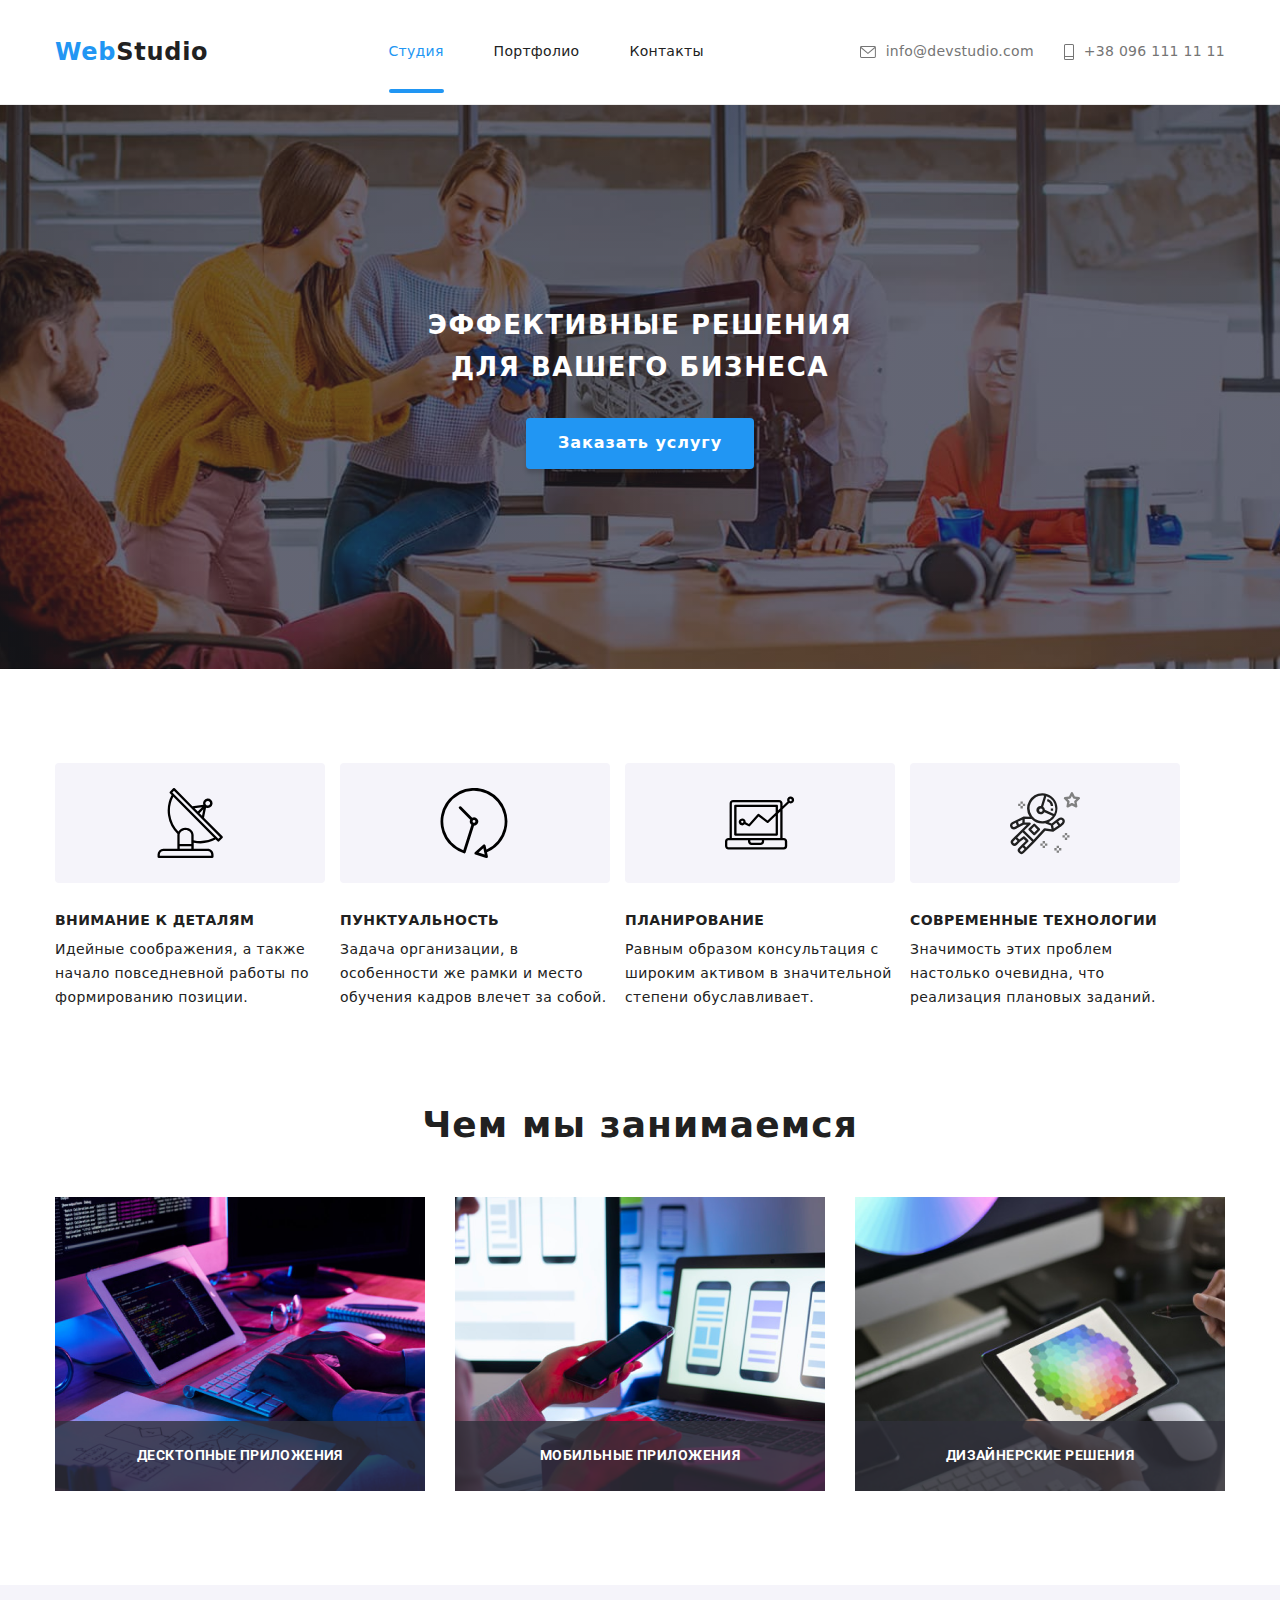
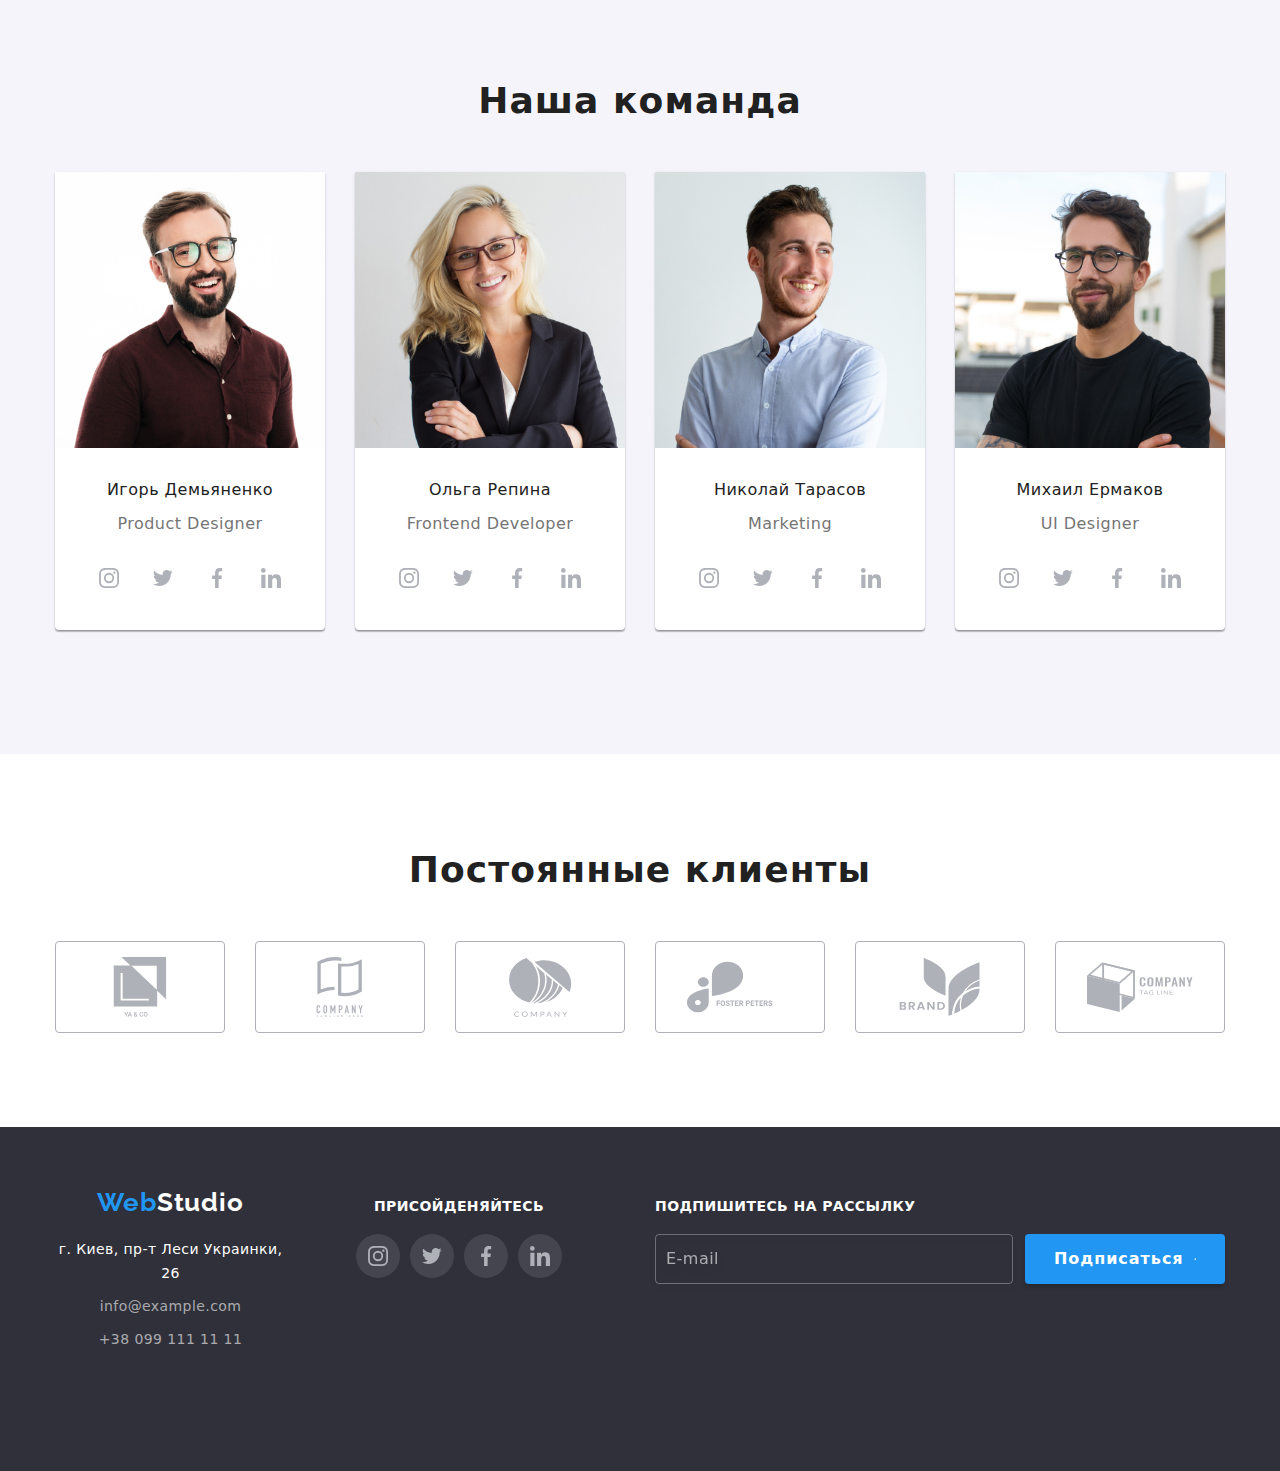
<file: index.html>
<!DOCTYPE html>
<html lang="en">
<head>
    <meta charset="UTF-8">
    <meta http-equiv="X-UA-Compatible" content="IE=edge">
    <meta name="viewport" content="width=device-width, initial-scale=1.0">
    <title>WebStudio</title>
    <link href="https://fonts.googleapis.com/css2?family=Raleway:wght@700&family=Roboto:wght@400;500;700;900&display=swap" rel="stylesheet">
    <link rel="stylesheet" href="https://cdnjs.cloudflare.com/ajax/libs/modern-normalize/1.1.0/modern-normalize.min.css">
    <link rel="stylesheet" href="./css/main.min.css">
</head>
<body>
    <!-- Шапка сайта -->
    
    <header class="page-header">
        <div class="container page-header-container">
            <a href="./index.html" class="main-nav__logo"><span class="main-nav__logo__web">Web</span>Studio</a>
        <nav class="main-nav">
            <ul class="site-nav">
                <li class="site-nav__item"><a href="./index.html" class="site-nav__link current"><span class="studio">Студия</span></a></li>
                <li class="site-nav__item"><a href="./portfolio.html" class="site-nav__link"><span class="portfolio">Портфолио</span></a></li>
                <li class="site-nav__item"><a href="./index.html" class="site-nav__link"><span class="contacts">Контакты</span></a></li>
            </ul>
        </nav>
        <ul class="site-contacts">
            <li class="site-contacts__item">                      
                    <a class="site-contacts__link" href="mailto:info@devstudio.com">
                    <svg class="site-contacts__svg" width="16px" height="12px">
                        <use href="./images/sprite1.svg#icon-mail"></use>
                    </svg>   
                    info@devstudio.com</a></li>
            <li class="site-contacts__item">
                    <a class="site-contacts__link" href="tel:+380961111111">
                     <svg class="site-contacts__svg" width="10px" height="16px">
                    <use href="./images/sprite1.svg#icon-phone"></use>
                    </svg>   
                    +38 096 111 11 11</a></li>
        </ul>
        <button
             type="button"
             class="menu-button"
             aria-controls="menu-container"
             aria-expanded="false"
             data-menu-button>
                <svg width="24" height="16" aria-label="Переключатель мобильного меню">
                    <use href="./images/sprite1.svg#icon-burger" class="icon-burger"></use>
                    <use href="./images/sprite1.svg#icon-burger-close" class="icon-burger-cross"></use>
                </svg>
            </button>
            <div class="menu-container" id="menu-container" data-menu >
                <div class="navigation-container">
                    <ul class="menu-nav">
                        <li class="menu-nav__item"><a href="./index.html" class="menu-nav__link current"><span class="studio">Студия</span></a></li>
                        <li class="menu-nav__item"><a href="./portfolio.html" class="menu-nav__link"><span class="portfolio">Портфолио</span></a></li>
                        <li class="menu-nav__item"><a href="./index.html" class="menu-nav__link"><span class="contacts">Контакты</span></a></li>
                    </ul>
                </div>
                <div class="contacts-container">
                    <ul class="menu-contacts">
                        <li class="menu-contacts__item">                      
                                <a class="menu-contacts__link" href="mailto:info@devstudio.com">
                                <svg class="menu-contacts__svg" width="16px" height="12px">
                                    <use href="./images/sprite1.svg#icon-mail"></use>
                                </svg>   
                                info@devstudio.com</a></li>
                        <li class="menu-contacts__item">
                                <a class="menu-contacts__link" href="tel:+380961111111">
                                 <svg class="menu-contacts__svg" width="10px" height="16px">
                                <use href="./images/sprite1.svg#icon-phone"></use>
                                </svg>   
                                +38 096 111 11 11</a></li>
                    </ul>
                </div>
                <ul class="menu-social">
                    <li class="menu-social__item menu-social__item--border">
                        <a class="menu-social__link" href="https://www.instagram.com" aria-label="instagram">Instagram</a>
                    </li>
                    <li class="menu-social__item menu-social__item--border">
                        <a class="menu-social__link" href="https://twitter.com" aria-label="twitter">Twitter</a>
                    </li>
                    <li class="menu-social__item menu-social__item--border">
                        <a class="menu-social__link" href="https://uk-ua.facebook.com" aria-label="facebook">Facebook</a>
                    </li>
                    <li class="menu-social__item menu-social__item--border">
                        <a class="menu-social__link " href="https://ru.linkedin.com" aria-label="linked">LinkedIn</a>
                    </li>
                </ul>
            </div> 
        </div>
    </header>



    <!-- Главный контент -->
    <main>
    <!-- Решения для бизнеса -->
        <section class="main-service">
           <div class="container">
            <h1 class="main-service__title">Эффективные решения<br>для вашего бизнеса</h1>
            <button type="button" class="main-service__button" data-modal-open >Заказать услугу</button>
            <div class="main-service__backdrop is-hidden" data-modal>
                <div class="modal">
                    <button class="modal__button" data-modal-close>
                        <svg class="modal__icon">
                            <use href="./images/sprite1.svg#icon-cross"></use>
                        </svg>
                    </button>
                    
                    
                        <form class="form">
                        <h1 class="form__title">Оставьте свои данные, мы вам перезвоним</h1>
                        
                            <label class="form__field">
                                <span class="form__label">Имя</span>
                                <span class="form__container">
                                    <input type="text" class="form__input" name="user-name" />
                                    <svg class="form__svg">
                                        <use href="./images/sprite1.svg#icon-name"></use>
                                    </svg>
                                </span>
                            </label>
                            
                            <label class="form__field">
                                <span class="form__label">Телефон</span>
                                <span class="form__container">
                                    <input type="tel" class="form__input" name="phone_number"  />
                                    <svg class="form__svg">
                                        <use href="./images/sprite1.svg#icon-handset"></use>
                                    </svg>
                                </span>
                            </label>
                            
                            <label class="form__field">
                                <span class="form__label">Почта</span>
                                <span class="form__container">
                                    <input type="email" class="form__input" name="mail" />
                                    <svg class="form__svg">
                                        <use href="./images/sprite1.svg#icon-email"></use>
                                    </svg>
                                </span>
                            </label>
                       
                            
                        
                            <label class="form__field">
                            <span class="form__label">Комментарий</span>
                            <textarea name="comment" class="form__textarea" rows="8" placeholder="Введите текст" ></textarea>
                            </label>
                           
                        
                            
                            <label class="form__policy">
                                <input class="form__checkbox" type="checkbox" >
                                <span class="form__checkbox-icon"></span>
                                <span class="form__policy__text">Соглашаюсь с рассылкой и принимаю <a href="" class="form__policy__conditions">Условия договора</a></span>
                            </label>
                        
                       

                        <button type="submit" class="form__submit-button">Отправить</button>
                        </form>
                </div>
               
            </div>
           </div>
        </section>

            <!-- Преймущества -->

    <section class="section benefits">
        <div class="container">
            <h2 class="benefits__title visually-hidden">Наши преймущества</h2>
            <ul class="benefits__list">
                <li class="benefits__item">
                    <div class="benefits__container">
                        <svg class="benefits__icon">
                            <use href="./images/sprite1.svg#icon-satellite"></use>
                        </svg>
                    </div>
                    <h3 class="benefits__subtitle">Внимание к деталям</h3>
                    <p class="benefits__text">Идейные соображения, а также начало повседневной работы по формированию позиции.</p>
                </li>
    
                <li class="benefits__item">
                    <div class="benefits__container">
                        <svg class="benefits__icon">
                            <use href="./images/sprite1.svg#icon-clock"></use>
                        </svg>
                    </div>
                    <h3 class="benefits__subtitle">Пунктуальность</h3>
                    <p class="benefits__text">Задача организации, в особенности же рамки и место обучения кадров влечет за собой.</p>
                </li>
    
                <li class="benefits__item">
                    <div class="benefits__container">
                        <svg class="benefits__icon">
                            <use href="./images/sprite1.svg#icon-laptop"></use>
                        </svg>
                    </div>
                    <h3 class="benefits__subtitle">Планирование</h3>
                    <p class="benefits__text">Равным образом консультация с широким активом в значительной степени обуславливает.</p>
                </li >
    
                <li class="benefits__item">
                    <div class="benefits__container">
                        <svg class="benefits__icon">
                            <use href="./images/sprite1.svg#icon-astronaut"></use>
                        </svg>
                    </div>
                    <h3 class="benefits__subtitle">Современные технологии</h3>
                    <p class="benefits__text">Значимость этих проблем настолько очевидна, что реализация плановых заданий.</p>
                </li>
            </ul>    
        </div>
    </section>
    <!-- Чем мы занимаемся -->
    <section class="section occupation__section">
      <div class="container">
        <h2 class="occupation__title">Чем мы занимаемся</h2>
        <ul class="occupation__images">
            <li class="occupation__item">
                <div class="occupation__item__thumb">
                    <img src="./images/first-img.jpg" alt="first image" width="370" height="294">
                    <p class="occupation__item__title">Десктопные приложения</p>
                </div>
            </li>
            <li class="occupation__item">
               <div class="occupation__item__thumb">
                    <img src="./images/second-img.jpg" alt="second image" width="370" height="294">
                    <p class="occupation__item__title">Мобильные приложения</p>
               </div>
            </li>
            <li class="occupation__item">
                <div class="occupation__item__thumb">
                    <img src="./images/third-img.jpg" alt="third image" width="370" height="294">
                    <p class="occupation__item__title">Дизайнерские решения</p>
                </div>
            </li>
        </ul>
      </div>
    </section>


            <!-- !    Наша команда    ! -->

    <section class="section team__section">
        <div class="container">
            <h2 class="team__title">Наша команда</h2>
                <ul class="team__list">
                    <li class="team__item">
                        <picture>
                            <source media="(max-width: 767.99px)" srcset="./images/team/mob@1-1.jpg 1x, ./images/team/mob@2-1.jpg 2x" type="img/jpg">
                            <source media="(min-width: 768px)" srcset="./images/team/tab@1-1.jpg 1x, ./images/tab@2-1.jpg 2x" type="img/jpg">
                            <source media="(min-width: 1200px)" srcset="./images/team/desk@1-1.jpg 1x, ./images/desk@2-1.jpg 2x" type="img/jpg">
                            <img class="team-portrait" src="./images/team/mob@1-1.jpg" alt="first portrait" loading="lazy" />
                        </picture> 
                        
                        <div class="team__item__container">
                        <h3 class="team__subtitle">Игорь Демьяненко</h3>
                        <p class="team__text">Product Designer</p>
                            <ul class="action">
                                <li class="action__item">
                                    <a class="action__link" href="./index.html">
                                        <svg class="action__svg" >
                                            <use href="./images/sprite1.svg#icon-instagram"></use>                                    
                                        </svg>
                                    </a>
                                </li>
                                                            
                                <li class="action__item">
                                    <a class="action__link" href="./index.html">
                                        <svg class="action__svg" >
                                            <use href="./images/sprite1.svg#icon-twitter"></use>                                    
                                        </svg>
                                    </a>
                                </li>                                                  
                            
                                <li class="action__item">
                                    <a class="action__link" href="./index.html">
                                        <svg class="action__svg" >
                                            <use href="./images/sprite1.svg#icon-facebook"></use>                                    
                                        </svg>
                                    </a>
                                </li>
                                
                                <li class="action__item">
                                    <a class="action__link" href="./index.html">
                                        <svg class="action__svg" >
                                            <use href="./images/sprite1.svg#icon-linkedin"></use>                                    
                                        </svg>
                                    </a>
                                </li>
                            </ul>
                            </div>             
                       
                        
        
                        <li class="team__item">
                        <picture>
                            <source media="(max-width: 767.99px)" srcset="./images/team/mob@1-2.jpg 1x, ./images/team/mob@2-2.jpg 2x" type="img/jpg">
                            <source media="(min-width: 768px)" srcset="./images/team/tab@1-2.jpg 1x, ./images/team/tab@2-2.jpg 2x" type="img/jpg">
                            <source media="(min-width: 1200px)" srcset="./images/team/desk@1-2.jpg 1x, ./images/team/desk@2-2.jpg 2x" type="img/jpg">
                            <img class="team-portrait" src="./images/team/mob@1-2.jpg" alt="second portrait" loading="lazy" />
                        </picture>
                        <div class="team__item__container">
                        <h3 class="team__subtitle">Ольга Репина</h3>
                        <p class="team__text">Frontend Developer</p>
                            <ul class="action">
                                <li class="action__item">
                                    <a class="action__link" href="./index.html">
                                        <svg class="action__svg" >
                                            <use href="./images/sprite1.svg#icon-instagram"></use>                                    
                                        </svg>
                                    </a>
                                </li>
                                                            
                                <li class="action__item">
                                    <a class="action__link" href="./index.html">
                                        <svg class="action__svg" >
                                            <use href="./images/sprite1.svg#icon-twitter"></use>                                    
                                        </svg>
                                    </a>
                                </li>                                                  
                            
                                <li class="action__item">
                                    <a class="action__link" href="./index.html">
                                        <svg class="action__svg" >
                                            <use href="./images/sprite1.svg#icon-facebook"></use>                                    
                                        </svg>
                                    </a>
                                </li>
                                
                                <li class="action__item">
                                    <a class="action__link" href="./index.html">
                                        <svg class="action__svg" >
                                            <use href="./images/sprite1.svg#icon-linkedin"></use>                                    
                                        </svg>
                                    </a>
                                </li>
                            </ul>
                        </div>
                        </li>
        
                    <li class="team__item">
                            <picture>
                                <source media="(max-width: 767.99px)" srcset="./images/team/mob@1-3.jpg 1x, ./images/team/mob@2-3.jpg 2x" type="img/jpg">
                                <source media="(min-width: 768px)" srcset="./images/team/tab@1-3.jpg 1x, ./images/team/tab@2-3.jpg 2x" type="img/jpg">
                                <source media="(min-width: 1200px)" srcset="./images/team/desk@1-3.jpg 1x, ./images/team/desk@2-3.jpg 2x" type="img/jpg">
                                <img class="team-portrait" src="./images/team/mob@1-3.jpg" alt="third portrait" loading="lazy" />
                            </picture>
                            <div class="team__item__container">
                                <h3 class="team__subtitle">Николай Тарасов</h3>
                                <p class="team__text">Marketing</p>
                                <ul class="action">
                                    <li class="action__item">
                                        <a class="action__link" href="./index.html">
                                            <svg class="action__svg" >
                                                <use href="./images/sprite1.svg#icon-instagram"></use>                                    
                                            </svg>
                                        </a>
                                    </li>
                                                                
                                    <li class="action__item">
                                        <a class="action__link" href="./index.html">
                                            <svg class="action__svg" >
                                                <use href="./images/sprite1.svg#icon-twitter"></use>                                    
                                            </svg>
                                        </a>
                                    </li>                                                  
                                
                                    <li class="action__item">
                                        <a class="action__link" href="./index.html">
                                            <svg class="action__svg" >
                                                <use href="./images/sprite1.svg#icon-facebook"></use>                                    
                                            </svg>
                                        </a>
                                    </li>
                                    
                                    <li class="action__item">
                                        <a class="action__link" href="./index.html">
                                            <svg class="action__svg" >
                                                <use href="./images/sprite1.svg#icon-linkedin"></use>                                    
                                            </svg>
                                        </a>
                                    </li>
                                </ul>
                            </div>
                    </li>
               
                    <li class="team__item">
                        <picture>
                            <source media="(max-width: 767.99px)" srcset="./images/team/mob@1-4.jpg 1x, ./images/team/mob@2-4.jpg 2x" type="img/jpg">
                            <source media="(min-width: 768px)" srcset="./images/team/tab@1-4.jpg 1x, ./images/team/tab@2-4.jpg 2x" type="img/jpg">
                            <source media="(min-width: 1200px)" srcset="./images/team/desk@1-4.jpg 1x, ./images/team/desk@2-4.jpg 2x" type="img/jpg">                            
                            <img src="./images/team/mob@1-4.jpg" alt="fourth portrait" loading="lazy" />   
                            <!-- sizes="(min-width: 1200px) 25vw, (min-width: 767px) 50vw, (min-width: 479px) 100vw, 100vw"                 -->
                        </picture>
                        <div class="team__item__container">
                        <h3 class="team__subtitle">Михаил Ермаков</h3>
                        <p class="team__text">UI Designer</p>
                            <ul class="action">
                                <li class="action__item">
                                    <a class="action__link" href="./index.html">
                                        <svg class="action__svg" >
                                            <use href="./images/sprite1.svg#icon-instagram"></use>                                    
                                        </svg>
                                    </a>
                                </li>
                                                            
                                <li class="action__item">
                                    <a class="action__link" href="./index.html">
                                        <svg class="action__svg" >
                                            <use href="./images/sprite1.svg#icon-twitter"></use>                                    
                                        </svg>
                                    </a>
                                </li>                                                  
                            
                                <li class="action__item">
                                    <a class="action__link" href="./index.html">
                                        <svg class="action__svg" >
                                            <use href="./images/sprite1.svg#icon-facebook"></use>                                    
                                        </svg>
                                    </a>
                                </li>
                                
                                <li class="action__item">
                                    <a class="action__link" href="./index.html">
                                        <svg class="action__svg" >
                                            <use href="./images/sprite1.svg#icon-linkedin"></use>                                    
                                        </svg>
                                    </a>
                                </li>
                            </ul>
                        </div>
                       
                    </li>
                </ul>
        </div>
</section>


      <!--    Customers      -->

    <section class="section customers">
        <div class="container">
            <h2 class="customers__title">Постоянные клиенты</h2>
        <ul class="customers__list">
            <li class="customers__item">
                <a href="./index.html" class="customers__link">
                    <svg class="customers__svg" width="106px" height="60px">
                        <use href="./images/sprite1.svg#icon-yaco"></use>
                    </svg>
                </a>
            </li>
            <li class="customers__item">
                <a href="" class="customers__link">
                    <svg class="customers__svg" width="106px" height="60px">
                        <use href="./images/sprite1.svg#icon-company2"></use>
                    </svg>
                </a>
            </li> 
            <li class="customers__item">
                <a href="" class="customers__link">
                    <svg class="customers__svg" width="106px" height="60px">
                        <use href="./images/sprite1.svg#icon-company"></use>
                    </svg>
                </a>
            </li> 
            <li class="customers__item">
                <a href="" class="customers__link">
                    <svg class="customers__svg" width="106px" height="60px">
                        <use href="./images/sprite1.svg#icon-foster"></use>
                    </svg>
                </a>
            </li> 
            <li class="customers__item">
                <a href="" class="customers__link">
                    <svg class="customers__svg" width="106px" height="60px">
                        <use href="./images/sprite1.svg#icon-brand"></use>
                    </svg>
                </a>
            </li> 
            <li class="customers__item">
                <a href="" class="customers__link">
                    <svg class="customers__svg" width="106px" height="60px">
                      <use href="./images/sprite1.svg#icon-company3"></use>
                    </svg>
               </a>
            </li>
        </ul>
        </div>
    </section>
        
    </main>

    <!-- Футер -->
    <footer>
        <div class="container cont">
            
            
           <div class="footer__container">
            <a href="./index.html" class="footer__logo"><span class="footer__logo__web">Web</span>Studio</a>
            <address class="address">
                <ul class="address__list">
                    <li class="address__item">
                        <a href="https://www.google.com.ua/maps" class="address__maps">г. Киев, пр-т Леси Украинки, 26</a>
                    </li>
    
                    <li class="address__item">
                        <a href="mailto:info@example.com" class="address__contact">info@example.com</a>
                    </li>
    
                    <li class="address__item">
                        <a href="tel:+380991111111" class="address__contact">+38 099 111 11 11</a>
                    </li>
                </ul>
                </address>
           </div>
           <div class="footer-social-networks">
            <h3 class="footer-social-networks__title">Присойденяйтесь</h3>
            <ul class="footer-action">
                <li class="footer-action__item">
                    <a class="footer-action__link" href="./index.html">
                        <svg class="footer-action__svg" >
                            <use href="./images/sprite1.svg#icon-instagram"></use>                                    
                        </svg>
                    </a>
                </li>
                                    
                <li class="footer-action__item">
                    <a class="footer-action__link" href="./index.html">
                        <svg class="footer-action__svg" >
                            <use href="./images/sprite1.svg#icon-twitter"></use>                                    
                        </svg>
                    </a>
                </li>
                                                                        
                <li class="footer-action__item">
                    <a class="footer-action__link" href="./index.html">
                        <svg class="footer-action__svg" >
                            <use href="./images/sprite1.svg#icon-facebook"></use>                                    
                        </svg>
                    </a>
                </li>

                <li class="footer-action__item">
                    <a class="footer-action__link" href="./index.html">
                        <svg class="footer-action__svg" >
                            <use href="./images/sprite1.svg#icon-linkedin"></use>                                   
                        </svg>
                    </a>
                </li>
            </ul>
    
        </div>
        <div class="mail__list">
            <h3 class="mail__title">Подпишитесь на рассылку</h3>
            <form class="mail__container">
                <input type="email" class="mail__input" placeholder="E-mail">
                <button type="submit" class="mail__button">Подписаться
                    <svg class="mail__svg">
                        <use href="./images/sprite1.svg#icon-telegram"></use>
                    </svg>
                </button>
            </form>
        </div>
        </div>
        
        
    </footer>
    <script src="./js/menu.js"></script>
    <script src="./js/modal.js"></script>
</body>
</html>
</file>
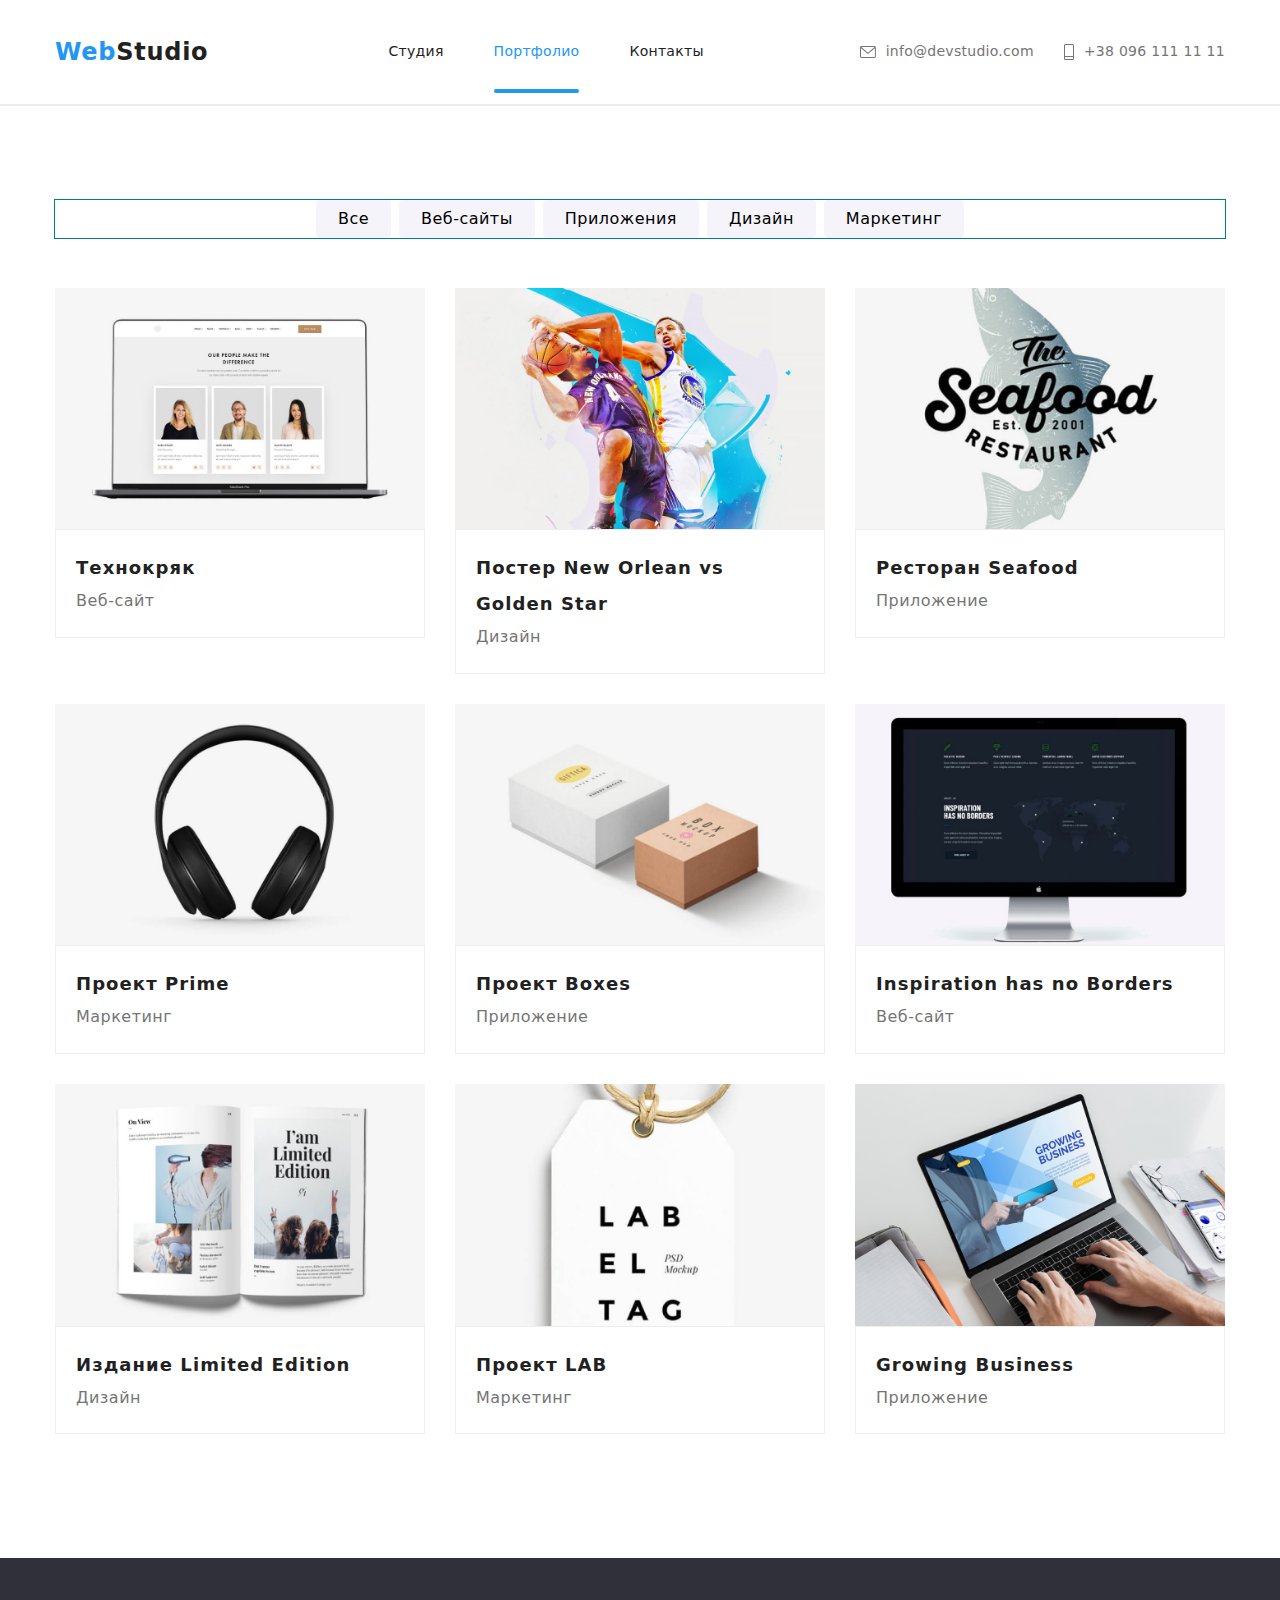
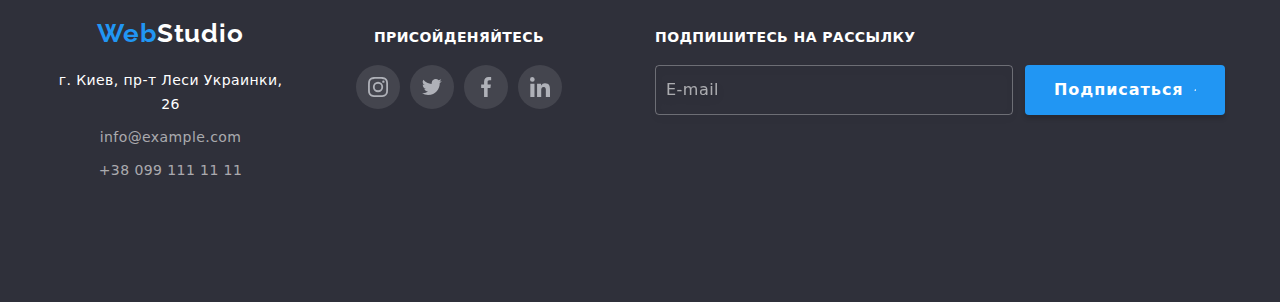
<file: portfolio.html>
<!DOCTYPE html>
<html lang="en">
<head>
    <meta charset="UTF-8">
    <meta http-equiv="X-UA-Compatible" content="IE=edge">
    <meta name="viewport" content="width=device-width, initial-scale=1.0">
    <title>Portfolio</title>
    <link href="https://fonts.googleapis.com/css2?family=Raleway:wght@700&family=Roboto:wght@400;500;700;900&display=swap" rel="stylesheet">
    <link rel="stylesheet" href="https://cdnjs.cloudflare.com/ajax/libs/modern-normalize/1.1.0/modern-normalize.min.css">
    <link rel="stylesheet" href="./css/main.min.css">
</head>
<body>
    <!-- Шапка -->
    <header class="page-header">
        <div class="container page-header-container">
            <a href="./index.html" class="main-nav__logo"><span class="main-nav__logo__web">Web</span>Studio</a>
        <nav class="main-nav">
            <ul class="site-nav">
                <li class="site-nav__item"><a href="./index.html" class="site-nav__link "><span class="studio">Студия</span></a></li>
                <li class="site-nav__item"><a href="./portfolio.html" class="site-nav__link current"><span class="portfolio">Портфолио</span></a></li>
                <li class="site-nav__item"><a href="./index.html" class="site-nav__link"><span class="contacts">Контакты</span></a></li>
            </ul>
        </nav>
        <ul class="site-contacts">
            <li class="site-contacts__item">                      
                    <a class="site-contacts__link" href="mailto:info@devstudio.com">
                    <svg class="site-contacts__svg" width="16px" height="12px">
                        <use href="./images/sprite1.svg#icon-mail"></use>
                    </svg>   
                    info@devstudio.com</a></li>
            <li class="site-contacts__item">
                    <a class="site-contacts__link" href="tel:+380961111111">
                     <svg class="site-contacts__svg" width="10px" height="16px">
                    <use href="./images/sprite1.svg#icon-phone"></use>
                    </svg>   
                    +38 096 111 11 11</a></li>
        </ul>
        <button
             type="button"
             class="menu-button"
             aria-controls="menu-container"
             aria-expanded="false"
             data-menu-button>
                <svg width="24" height="16" aria-label="Переключатель мобильного меню">
                    <use href="./images/sprite1.svg#icon-burger" class="icon-burger"></use>
                    <use href="./images/sprite1.svg#icon-burger-close" class="icon-burger-cross"></use>
                </svg>
            </button>
            <div class="menu-container" id="menu-container" data-menu >
                <div class="navigation-container">
                    <ul class="menu-nav">
                        <li class="menu-nav__item"><a href="./index.html" class="menu-nav__link "><span class="studio">Студия</span></a></li>
                        <li class="menu-nav__item"><a href="./portfolio.html" class="menu-nav__link current"><span class="portfolio">Портфолио</span></a></li>
                        <li class="menu-nav__item"><a href="./index.html" class="menu-nav__link"><span class="contacts">Контакты</span></a></li>
                    </ul>
                </div>
                <div class="contacts-container">
                    <ul class="menu-contacts">
                        <li class="menu-contacts__item">                      
                                <a class="menu-contacts__link" href="mailto:info@devstudio.com">
                                <svg class="menu-contacts__svg" width="16px" height="12px">
                                    <use href="./images/sprite1.svg#icon-mail"></use>
                                </svg>   
                                info@devstudio.com</a></li>
                        <li class="menu-contacts__item">
                                <a class="menu-contacts__link" href="tel:+380961111111">
                                 <svg class="menu-contacts__svg" width="10px" height="16px">
                                <use href="./images/sprite1.svg#icon-phone"></use>
                                </svg>   
                                +38 096 111 11 11</a></li>
                    </ul>
                </div>
                <ul class="menu-social">
                    <li class="menu-social__item menu-social__item--border">
                        <a class="menu-social__link" href="https://www.instagram.com" aria-label="instagram">Instagram</a>
                    </li>
                    <li class="menu-social__item menu-social__item--border">
                        <a class="menu-social__link" href="https://twitter.com" aria-label="twitter">Twitter</a>
                    </li>
                    <li class="menu-social__item menu-social__item--border">
                        <a class="menu-social__link" href="https://uk-ua.facebook.com" aria-label="facebook">Facebook</a>
                    </li>
                    <li class="menu-social__item menu-social__item--border">
                        <a class="menu-social__link " href="https://ru.linkedin.com" aria-label="linked">LinkedIn</a>
                    </li>
                </ul>
            </div> 
        </div>
    </header>

    <!-- Главный контент -->
<main>
    <section class="section all-services__section">
       <div class="container">
        <h1 class="all-services__title visually-hidden">Сервисы</h1>
        <ul class="all-services__list">
                <li class="all-services__item"><button type="button" class="all-services__button current"><span class="all-services__button__text">Все</span></button></li>
                <li class="all-services__item"><button type="button" class="all-services__button"><span class="all-services__button__text">Веб-сайты</span></button></li>
                <li class="all-services__item"><button type="button" class="all-services__button"><span class="all-services__button__text">Приложения</span></button></li>
                <li class="all-services__item"><button type="button" class="all-services__button"><span class="all-services__button__text">Дизайн</span></button></li>
                <li class="all-services__item"><button type="button" class="all-services__button"><span class="all-services__button__text">Маркетинг</span></button></li>
        </ul>
        <ul class="website__list">
            <li class="website__item">
                <a href="" class="website__link">
                    <div class="website__thumb">
                        <picture>
                            <source media="(min-width: 1200px)" srcset="./images/Website/desk@1-techno.jpg 1x, ./images/Website/desk@2-techno.jpg 2x" type="img/jpg">
                            <source media="(min-width: 768px)" srcset="./images/Website/tab@1-techno.jpg 1x, ./images/Website/tab@2-techno.jpg 2x" type="img/jpg">
                            <source media="(max-width: 767.99px)" srcset="./images/Website/mob@1-techno.jpg 1x, ./images/Website/mob@2-techno.jpg 2x" type="img/jpg">
                            <img class="website-img" src="./images/Website/mob@1-techno.jpg" width="370" height="294" alt="techno">
                        </picture>
                        <div class="thumb__overlay">
                            <p class="thumb__text">Ресурс предлагает комплексные предложения с разным уровнем функционала и сервисов. Все это позволит посетителю получить исчерпывающие сведения<br> о компании или частном лице.</p>
                        </div>
                    </div>
                        <div class="website__container">
                            <h2 class="website__title">Технокряк</h2>
                            <p class="website__text">Веб-сайт</p>
                        </div>
                </a>
            </li>
            <li class="website__item">
               <a href="" class="website__link">
                <div class="website__thumb">
                    <picture>
                        <source media="(min-width: 1200px)" srcset="./images/Website/desk@1-poster.jpg 1x, ./images/Website/desk@2-poster.jpg 2x" type="img/jpg">
                        <source media="(min-width: 768px)" srcset="./images/Website/tab@1-poster.jpg 1x, ./images/Website/tab@2-poster.jpg 2x" type="img/jpg">
                        <source media="(max-width: 767.99px)" srcset="./images/Website/mob@1-poster.jpg 1x, ./images/Website/mob@2-poster.jpg 2x" type="img/jpg">
                        <img class="website-img" src="./images/Website/mob@1-poster.jpg" width="370" height="294" alt="poster">
                    </picture>
                    <div class="thumb__overlay">
                        <p class="thumb__text">Ресурс предлагает комплексные предложения с разным уровнем функционала и сервисов. Все это позволит посетителю получить исчерпывающие сведения<br> о компании или частном лице.</p>
                    </div>
                </div>
                        <div class="website__container">
                            <h2 class="website__title">Постер New Orlean vs Golden Star</h2>
                            <p class="website__text">Дизайн</p>
                        </div>
               </a>
            </li>
            <li class="website__item">
               <a href="" class="website__link">
                <div class="website__thumb">
                    <picture>
                        <source media="(min-width: 1200px)" srcset="./images/Website/desk@1-seafood.jpg 1x, ./images/Website/desk@2-seafood.jpg 2x" type="img/jpg">
                        <source media="(min-width: 768px)" srcset="./images/Website/tab@1-seafood.jpg 1x, ./images/Website/tab@2-seafood.jpg 2x" type="img/jpg">
                        <source media="(max-width: 767.99px)" srcset="./images/Website/mob@1-seafood.jpg 1x, ./images/Website/mob@2-seafood.jpg 2x" type="img/jpg">
                        <img class="website-img" src="./images/Website/mob@1-seafood.jpg" width="370" height="294" alt="seafood">
                    </picture>
                    <div class="thumb__overlay">
                        <p class="thumb__text">Ресурс предлагает комплексные предложения с разным уровнем функционала и сервисов. Все это позволит посетителю получить исчерпывающие сведения<br> о компании или частном лице.</p>
                    </div>
                </div>
                        <div class="website__container">
                            <h2 class="website__title">Ресторан Seafood</h2>
                            <p class="website__text">Приложение</p>
                        </div>
               </a>
            </li>
            <li class="website__item">
                <a href="" class="website__link">
                    <div class="website__thumb">
                        <picture>
                            <source media="(min-width: 1200px)" srcset="./images/Website/desk@1-prime.jpg 1x, ./images/Website/desk@2-prime.jpg 2x" type="img/jpg">
                            <source media="(min-width: 768px)" srcset="./images/Website/tab@1-prime.jpg 1x, ./images/Website/tab@2-prime.jpg 2x" type="img/jpg">
                            <source media="(max-width: 767.99px)" srcset="./images/Website/mob@1-prime.jpg 1x, ./images/Website/mob@2-prime.jpg 2x" type="img/jpg">
                            <img class="website-img" src="./images/Website/mob@1-prime.jpg" width="370" height="294" alt="prime">
                        </picture>
                        <div class="thumb__overlay">
                            <p class="thumb__text">Ресурс предлагает комплексные предложения с разным уровнем функционала и сервисов. Все это позволит посетителю получить исчерпывающие сведения<br> о компании или частном лице.</p>
                        </div>
                    </div>
                        <div class="website__container">
                            <h2 class="website__title">Проект Prime</h2>
                            <p class="website__text">Маркетинг</p>
                        </div>
                </a>
            </li>
            <li class="website__item">
                <a href="" class="website__link">
                    <div class="website__thumb">
                        <picture>
                            <source media="(min-width: 1200px)" srcset="./images/Website/desk@1-boxes.jpg 1x, ./images/Website/desk@2-boxes.jpg 2x" type="img/jpg">
                            <source media="(min-width: 768px)" srcset="./images/Website/tab@1-boxes.jpg 1x, ./images/Website/tab@2-boxes.jpg 2x" type="img/jpg">
                            <source media="(max-width: 767.99px)" srcset="./images/Website/mob@1-boxes.jpg 1x, ./images/Website/mob@2-boxes.jpg 2x" type="img/jpg">
                            <img class="website-img" src="./images/Website/mob@1-boxes.jpg" width="370" height="294" alt="boxes">
                        </picture>
                        <div class="thumb__overlay">
                            <p class="thumb__text">Ресурс предлагает комплексные предложения с разным уровнем функционала и сервисов. Все это позволит посетителю получить исчерпывающие сведения<br> о компании или частном лице.</p>
                        </div>
                    </div>
                        <div class="website__container">
                            <h2 class="website__title">Проект Boxes</h2>
                            <p class="website__text">Приложение</p>
                        </div>
                </a>
            </li>
            <li class="website__item">
                <a href="" class="website__link">
                    <div class="website__thumb">
                        <picture>
                            <source media="(min-width: 1200px)" srcset="./images/Website/desk@1-inspiration.jpg 1x, ./images/Website/desk@2-inspiration.jpg 2x" type="img/jpg">
                            <source media="(min-width: 768px)" srcset="./images/Website/tab@1-inspiration.jpg 1x, ./images/Website/tab@2-inspiration.jpg 2x" type="img/jpg">
                            <source media="(max-width: 767.99px)" srcset="./images/Website/mob@1-inspiration.jpg 1x, ./images/Website/mob@2-inspiration.jpg 2x" type="img/jpg">
                            <img class="website-img" src="./images/Website/mob@1-ispiration.jpg" width="370" height="294" alt="inspiration">
                        </picture>
                        <div class="thumb__overlay">
                            <p class="thumb__text">Ресурс предлагает комплексные предложения с разным уровнем функционала и сервисов. Все это позволит посетителю получить исчерпывающие сведения<br> о компании или частном лице.</p>
                        </div>
                    </div>
                        <div class="website__container">
                            <h2 class="website__title">Inspiration has no Borders</h2>
                            <p class="website__text">Веб-сайт</p>
                        </div>
                </a>
            </li>
            <li class="website__item">
                <a href="" class="website__link">
                    <div class="website__thumb">
                        <picture>
                            <source media="(min-width: 1200px)" srcset="./images/Website/desk@1-edition.jpg 1x, ./images/Website/desk@2-edition.jpg 2x" type="img/jpg">
                            <source media="(min-width: 768px)" srcset="./images/Website/tab@1-edition.jpg 1x, ./images/Website/tab@2-edition.jpg 2x" type="img/jpg">
                            <source media="(max-width: 767.99px)" srcset="./images/Website/mob@1-edition.jpg 1x, ./images/Website/mob@1-edition.jpg 2x" type="img/jpg">
                            <img class="website-img" src="./images/Website/mob@1-edition.jpg" width="370" height="294" alt="edition">
                        </picture>
                        <div class="thumb__overlay">
                            <p class="thumb__text">Ресурс предлагает комплексные предложения с разным уровнем функционала и сервисов. Все это позволит посетителю получить исчерпывающие сведения<br> о компании или частном лице.</p>
                        </div>
                    </div>
                        <div class="website__container">
                            <h2 class="website__title">Издание Limited Edition</h2>
                            <p class="website__text">Дизайн</p>
                        </div>
                </a>
            </li>
            <li class="website__item">
                <a href="" class="website__link">
                    <div class="website__thumb">
                        <picture>
                            <source media="(min-width: 1200px)" srcset="./images/Website/desk@1-lab.jpg 1x, ./images/Website/desk@2-lab.jpg 2x" type="img/jpg">
                            <source media="(min-width: 768px)" srcset="./images/Website/tab@1-lab.jpg 1x, ./images/Website/tab@2-lab.jpg 2x" type="img/jpg">
                            <source media="(max-width: 767.99px)" srcset="./images/Website/mob@1-lab.jpg 1x, ./images/Website/mob@2-lab.jpg 2x" type="img/jpg">
                            <img class="website-img" src="./images/Website/mob@1-lab.jpg" width="370" height="294" alt="lab">
                        </picture>
                        <div class="thumb__overlay">
                            <p class="thumb__text">Ресурс предлагает комплексные предложения с разным уровнем функционала и сервисов. Все это позволит посетителю получить исчерпывающие сведения<br> о компании или частном лице.</p>
                        </div>
                    </div>
                        <div class="website__container">
                            <h2 class="website__title">Проект LAB</h2>
                            <p class="website__text">Маркетинг</p>
                        </div>
                </a>
            </li>
            <li class="website__item">
                <a href="" class="website__link">
                    <div class="website__thumb">
                        <picture>
                            <source media="(min-width: 1200px)" srcset="./images/Website/desk@1-business.jpg 1x, ./images/Website/desk@2-business.jpg 2x" type="img/jpg">
                            <source media="(min-width: 768px)" srcset="./images/Website/tab@1-business.jpg 1x, ./images/Website/tab@2-business.jpg 2x" type="img/jpg">
                            <source media="(max-width: 767.99px)" srcset="./images/Website/mob@1-business.jpg 1x, ./images/Website/mob@2-business.jpg 2x" type="img/jpg">
                            <img class="website-img" src="./images/Website/mob@1-business.jpg" width="370" height="294" alt="business">
                        </picture>
                        <div class="thumb__overlay">
                            <p class="thumb__text">Ресурс предлагает комплексные предложения с разным уровнем функционала и сервисов. Все это позволит посетителю получить исчерпывающие сведения<br> о компании или частном лице.</p>
                        </div>
                    </div>
                        <div class="website__container">
                            <h2 class="website__title">Growing Business</h2>
                            <p class="website__text">Приложение</p>
                        </div>
                </a>
            </li>
           

        </ul>
       </div>
    </section>
</main>
 <!-- Футер -->
 <footer>
    <div class="container cont">
            
            
        <div class="footer__container">
         <a href="./index.html" class="footer__logo"><span class="footer__logo__web">Web</span>Studio</a>
         <address class="address">
             <ul class="address__list">
                 <li class="address__item">
                     <a href="https://www.google.com.ua/maps" class="address__maps">г. Киев, пр-т Леси Украинки, 26</a>
                 </li>
 
                 <li class="address__item">
                     <a href="mailto:info@example.com" class="address__contact">info@example.com</a>
                 </li>
 
                 <li class="address__item">
                     <a href="tel:+380991111111" class="address__contact">+38 099 111 11 11</a>
                 </li>
             </ul>
             </address>
        </div>
        <div class="footer-social-networks">
            <h3 class="footer-social-networks__title">Присойденяйтесь</h3>
            <ul class="footer-action">
                <li class="footer-action__item">
                    <a class="footer-action__link" href="./index.html">
                        <svg class="footer-action__svg" >
                            <use href="./images/sprite1.svg#icon-instagram"></use>                                    
                        </svg>
                    </a>
                </li>
                                    
                <li class="footer-action__item">
                    <a class="footer-action__link" href="./index.html">
                        <svg class="footer-action__svg" >
                            <use href="./images/sprite1.svg#icon-twitter"></use>                                    
                        </svg>
                    </a>
                </li>
                                                                        
                <li class="footer-action__item">
                    <a class="footer-action__link" href="./index.html">
                        <svg class="footer-action__svg" >
                            <use href="./images/sprite1.svg#icon-facebook"></use>                                    
                        </svg>
                    </a>
                </li>

                <li class="footer-action__item">
                    <a class="footer-action__link" href="./index.html">
                        <svg class="footer-action__svg" >
                            <use href="./images/sprite1.svg#icon-linkedin"></use>                                   
                        </svg>
                    </a>
                </li>
            </ul>
        </div>
        <div class="mail__list">
            <h3 class="mail__title">Подпишитесь на рассылку</h3>
            <form class="mail__container">
                <input type="email" class="mail__input" placeholder="E-mail">
                <button type="submit" class="mail__button">Подписаться
                    <svg class="mail__svg">
                        <use href="./images/sprite1.svg#icon-telegram"></use>
                    </svg>
                </button>
            </form>
        </div>
        
     </div>
    </footer>
    <script src="./js/menu.js"></script>
    <script src="./js/modal.js"></script>
</body>
</html>
</file>
<file: css/main.min.css>
body{color:#212121}body.is-open{overflow:hidden}header{display:block}li{list-style:none;padding:0;margin:0}ul{padding:0;margin:0;list-style:none}img{display:block;max-width:100%;height:auto}h1,h2,h3,p{margin:0}link{text-decoration:none}*::before,::after{-webkit-box-sizing:border-box;box-sizing:border-box}.container{margin-left:auto;margin-right:auto;padding-right:15px;padding-left:15px}@media screen and (min-width: 480px){.container{width:480px}}@media screen and (min-width: 768px){.container{width:768px}}@media screen and (min-width: 1200px){.container{width:1200px}}.visually-hidden{position:absolute;width:1px;height:1px;margin:-1px;border:0;padding:0;white-space:nowrap;-webkit-clip-path:inset(100%);clip-path:inset(100%);clip:rect(0 0 0 0);overflow:hidden}.page-header{background:#fff;border-bottom:1px solid #ECECEC}.page-header-container{margin-top:0;display:-webkit-box;display:-ms-flexbox;display:flex;-webkit-box-align:center;-ms-flex-align:center;align-items:center;-webkit-box-pack:justify;-ms-flex-pack:justify;justify-content:space-between}@media screen and (min-width: 768px){.page-header-container{width:768px}}@media screen and (min-width: 1200px){.page-header-container{width:1200px}}.main-nav{display:-webkit-box;display:-ms-flexbox;display:flex}.main-nav__logo{font-weight:bold;font-size:24px;line-height:1.2;letter-spacing:0.03em;text-decoration:none;letter-spacing:0.03em;color:#212121;display:-webkit-box;display:-ms-flexbox;display:flex;-webkit-box-align:center;-ms-flex-align:center;align-items:center}.main-nav__logo__web{color:#2196F3}.site-nav{font-weight:500;font-size:14px;line-height:1.1;letter-spacing:0.02em;display:-webkit-box;display:-ms-flexbox;display:flex;-webkit-box-align:center;-ms-flex-align:center;align-items:center}@media screen and (max-width: 767.9px){.site-nav{display:none}}.site-nav__link{position:relative;-webkit-transition:color 250ms cubic-bezier(0.4, 0, 0.2, 1);transition:color 250ms cubic-bezier(0.4, 0, 0.2, 1);display:block;padding-bottom:32px;padding-top:32px;list-style:none;text-decoration:none;color:#212121}.site-nav__link:hover,.site-nav__link:focus{color:#2196F3}.site-nav__item{margin-right:50px}.site-nav__item:last-child{margin-right:0}.site-nav__link.current{color:#2196F3}.site-nav__link.current::after{position:absolute;left:0;bottom:-1px;content:'';display:block;width:100%;height:4px;border-radius:2px;background:#2196F3}.site-contacts{display:none}@media screen and (min-width: 768px){.site-contacts{display:-webkit-box;display:-ms-flexbox;display:flex;-webkit-box-orient:vertical;-webkit-box-direction:normal;-ms-flex-direction:column;flex-direction:column}}@media screen and (min-width: 1199px){.site-contacts{-webkit-box-orient:horizontal;-webkit-box-direction:normal;-ms-flex-direction:row;flex-direction:row}}.site-contacts__item{margin-bottom:0;font-size:14px;line-height:16px}.site-contacts__item:nth-child(1){font-size:14px;line-height:16px}@media screen and (min-width: 1199px){.site-contacts__item{margin-right:30px}.site-contacts__item:last-child{margin-right:0}}.site-contacts__link{-webkit-transition:color 250ms cubic-bezier(0.4, 0, 0.2, 1),fill 250ms cubic-bezier(0.4, 0, 0.2, 1);transition:color 250ms cubic-bezier(0.4, 0, 0.2, 1),fill 250ms cubic-bezier(0.4, 0, 0.2, 1);display:-webkit-box;display:-ms-flexbox;display:flex;-webkit-box-align:center;-ms-flex-align:center;align-items:center;font-weight:500;font-size:14px;line-height:1.1;letter-spacing:0.02em;text-decoration:none;color:#757575}.site-contacts__link:hover,.site-contacts__link:focus{color:#2196F3;fill:#2196F3}.site-contacts__link:nth-child(1+1){color:#2196F3}.site-contacts__svg{margin-right:10px;fill:currentColor;padding:0}.menu-button{position:relative;margin-left:290px;width:40px;height:40px;line-height:0;padding:0;border:none;background-color:transparent;z-index:20}@media screen and (min-width: 768px){.menu-button{display:none}}.menu-button:hover,.menu-button:focus{fill:#2196F3}.menu-button .icon-burger-cross{display:none}.menu-button.is-open .icon-burger-cross{display:block}.menu-button.is-open .icon-burger{display:none}.menu-container{position:fixed;top:0;left:0;overflow-y:scroll;z-index:1;display:-webkit-box;display:-ms-flexbox;display:flex;-webkit-box-orient:vertical;-webkit-box-direction:normal;-ms-flex-direction:column;flex-direction:column;-webkit-box-pack:justify;-ms-flex-pack:justify;justify-content:space-between;padding:48px 40px;background-color:#fff;text-align:center}@media screen and (max-width: 767.98px){.menu-container{display:none;top:0;left:0;width:100%;height:100%;z-index:10}.menu-container.is-open{display:block}}@media screen and (min-width: 768px){.menu-container{display:none}}@media screen and (max-width: 767.98px){.menu-container.is-open{display:block;-webkit-transform:translateX(0);transform:translateX(0)}}.navigation,.contacts{display:-webkit-box;display:-ms-flexbox;display:flex;-webkit-box-align:center;-ms-flex-align:center;align-items:center;width:50px;height:40px}.menu-contacts{display:-webkit-box;display:-ms-flexbox;display:flex;-webkit-box-orient:vertical;-webkit-box-direction:reverse;-ms-flex-direction:column-reverse;flex-direction:column-reverse;-webkit-box-align:start;-ms-flex-align:start;align-items:flex-start;margin-bottom:64px}.menu-contacts__item{margin-bottom:30px;font-size:34px;line-height:40px}.menu-contacts__item:nth-child(1){font-size:24px;line-height:28px}.menu-contacts__link{-webkit-transition:color 250ms cubic-bezier(0.4, 0, 0.2, 1),fill 250ms cubic-bezier(0.4, 0, 0.2, 1);transition:color 250ms cubic-bezier(0.4, 0, 0.2, 1),fill 250ms cubic-bezier(0.4, 0, 0.2, 1);display:-webkit-box;display:-ms-flexbox;display:flex;-webkit-box-align:center;-ms-flex-align:center;align-items:center;font-weight:500;letter-spacing:0.02em;text-decoration:none;color:#757575}.menu-contacts__link:hover,.menu-contacts__link:focus{color:#2196F3;fill:#2196F3}.menu-contacts__link:nth-child(1+1){color:#2196F3}.menu-contacts__svg{display:none}.menu-nav{font-weight:500;font-size:40px;line-height:47px;letter-spacing:0.02em;text-align:start;display:-webkit-box;display:-ms-flexbox;display:flex;-webkit-box-orient:vertical;-webkit-box-direction:normal;-ms-flex-direction:column;flex-direction:column;-webkit-box-align:start;-ms-flex-align:start;align-items:flex-start;-webkit-box-pack:start;-ms-flex-pack:start;justify-content:flex-start;margin-bottom:100px}.menu-nav__link{position:relative;-webkit-transition:color 250ms cubic-bezier(0.4, 0, 0.2, 1);transition:color 250ms cubic-bezier(0.4, 0, 0.2, 1);display:block;list-style:none;text-decoration:none;color:#212121}.menu-nav__link:hover,.menu-nav__link:focus{color:#2196F3}.menu-nav__item{margin-bottom:35px}.menu-nav__item:last-child{margin-bottom:0}.menu-nav__link.current{color:#2196F3}.menu-social{list-style:none;overflow-y:hidden;display:-webkit-box;display:-ms-flexbox;display:flex;-ms-flex-preferred-size:auto;flex-basis:auto}.menu-social__item{text-align:start}.menu-social__item--border{border-right:1px solid black}.menu-social__item--border:last-child{border:none}.menu-social__link{text-decoration:none;font-size:18px;line-height:1.22;font-weight:500;letter-spacing:0.02em;color:#2196F3;padding:0;margin-right:10px;margin-left:10px}.section{padding-top:94px;padding-bottom:94px}.main-service{background-color:#2F303A;text-align:center;padding-top:200px;padding-bottom:200px;background-image:-webkit-gradient(linear, left top, right top, from(rgba(47,48,58,0.4)), to(rgba(47,48,58,0.4))),url("../images/hero.jpg");background-image:linear-gradient(to right, rgba(47,48,58,0.4), rgba(47,48,58,0.4)),url("../images/hero.jpg");background-position:center;background-size:cover;background-repeat:no-repeat;max-width:1600px;margin-left:auto;margin-right:auto}@media not all, (-webkit-min-device-pixel-ratio: 2), (min-resolution: 192dpi), (min-resolution: 2dppx){.main-service{background-image:-webkit-gradient(linear, left top, right top, from(rgba(47,48,58,0.4)), to(rgba(47,48,58,0.4))),url("../images/hero@2.jpg");background-image:linear-gradient(to right, rgba(47,48,58,0.4), rgba(47,48,58,0.4)),url("../images/hero@2.jpg")}}.main-service__title{color:#fff;font-weight:900;font-size:26px;line-height:1.6;letter-spacing:0.06em;text-align:center;text-transform:uppercase;margin-right:auto;margin-left:auto;margin-bottom:30px;margin-top:0}.main-service__button{background:#2196F3;-webkit-box-shadow:0px 4px 4px rgba(0,0,0,0.15);box-shadow:0px 4px 4px rgba(0,0,0,0.15);border-radius:4px;cursor:pointer;border:transparent;font-weight:bold;font-size:16px;line-height:1.9;letter-spacing:0.06em;color:#fff;padding:10px 32px;text-align:center}.main-service__backdrop{position:fixed;top:0;left:0;width:100%;height:100%;background:rgba(0,0,0,0.2);-webkit-transition-duration:250ms;transition-duration:250ms;z-index:1}.main-service__backdrop.is-hidden{opacity:0;pointer-events:none}.modal{position:absolute;width:450px;height:609px;top:50%;left:50%;padding:40px;-webkit-transform:translate(-50%, -50%);transform:translate(-50%, -50%);background-color:#fff;-webkit-box-shadow:0px 1px 3px rgba(0,0,0,0.12),0px 1px 1px rgba(0,0,0,0.14),0px 2px 1px rgba(0,0,0,0.2);box-shadow:0px 1px 3px rgba(0,0,0,0.12),0px 1px 1px rgba(0,0,0,0.14),0px 2px 1px rgba(0,0,0,0.2);border-radius:4px;overflow-y:auto;max-height:calc(100vh - 30px)}@media screen and (min-width: 768px){.modal{height:609px}}@media screen and (min-width: 1200px){.modal{max-width:528px;max-height:581px}}.modal__button{position:absolute;top:8px;right:8px;width:30px;height:30px;border:1px solid rgba(0,0,0,0.1);border-radius:50%;cursor:pointer}.modal__icon{width:11px;height:11px}.form{width:auto;height:auto;margin-left:auto;margin-right:auto;max-height:calc(100vh - 30px)}.form__title{margin-bottom:12px;font-weight:700;font-size:20px;line-height:23px;text-align:center;letter-spacing:0.03em;color:#212121}.form__field{display:-webkit-box;display:-ms-flexbox;display:flex;-webkit-box-orient:vertical;-webkit-box-direction:normal;-ms-flex-direction:column;flex-direction:column;position:relative}.form__field:last-child{margin:0}.form__label{display:-webkit-box;display:-ms-flexbox;display:flex;margin-top:10px;margin-bottom:4px;font-weight:400;font-size:12px;line-height:14px;letter-spacing:0.01em;color:#757575}.form__input{height:40px;width:100%;padding:6px 10px;border:1px solid rgba(33,33,33,0.2);-webkit-box-sizing:border-box;box-sizing:border-box;border-radius:4px}.form__input:focus ~ .form__svg{fill:#2196F3}.form__input:focus{-webkit-transition:border 250ms cubic-bezier(0.4, 0, 0.2, 1);transition:border 250ms cubic-bezier(0.4, 0, 0.2, 1);outline:1px solid #2196F3;padding-left:42px;border:1px solid #2196F3;-webkit-box-sizing:border-box;box-sizing:border-box;border-radius:4px}.form__svg{position:absolute;width:15px;height:12px;top:50%;left:15px;-webkit-transform:translateY(-50%);transform:translateY(-50%)}.form__textarea{height:120px;resize:none;width:100%;padding:6px 10px;border:1px solid rgba(33,33,33,0.2);-webkit-box-sizing:border-box;box-sizing:border-box;border-radius:4px}.form__textarea:focus{outline:1px solid #2196F3}.form__container{position:relative}.form__policy{display:-webkit-box;display:-ms-flexbox;display:flex;-webkit-box-align:center;-ms-flex-align:center;align-items:center;-webkit-box-pack:center;-ms-flex-pack:center;justify-content:center;margin-top:20px;margin-bottom:30px}.form__checkbox{position:absolute;width:1px;height:1px;margin:-1px;border:0;padding:0;clip:rect(0 0 0 0);overflow:hidden}.form__checkbox:checked+.form__checkbox-icon{background-color:blue;border-color:#2196F3;background-image:url(/images/icon-check.svg);background-size:contain;background-origin:border-box}.form__checkbox-icon{display:inline-block;width:15px;height:15px;border:2px solid black;border-radius:4px;margin-right:6px}.form__policy__text{font-weight:400;font-size:14px;line-height:24px;letter-spacing:0.03em;color:#757575}.form__policy__conditions{color:#2196F3}.form__submit-button{background:#2196F3;-webkit-box-shadow:0px 4px 4px rgba(0,0,0,0.15);box-shadow:0px 4px 4px rgba(0,0,0,0.15);border-radius:4px;border:none;cursor:pointer;font-weight:700;font-size:16px;line-height:30px;text-align:center;letter-spacing:0.06em;padding:10px 55px;color:#fff}.benefits__title{font-weight:bold;font-size:36px;line-height:42px;letter-spacing:0.03em;text-transform:uppercase;color:var(--main-text-color);text-align:center;margin-top:0}.benefits__list{display:-webkit-box;display:-ms-flexbox;display:flex;-webkit-box-orient:vertical;-webkit-box-direction:normal;-ms-flex-direction:column;flex-direction:column}@media screen and (min-width: 768px){.benefits__list{-webkit-box-orient:horizontal;-webkit-box-direction:normal;-ms-flex-direction:row;flex-direction:row;-ms-flex-wrap:wrap;flex-wrap:wrap}}.benefits__item{width:100%}@media screen and (max-width: 767.99px){.benefits__item{margin-bottom:30px}.benefits__item:last-child{margin-bottom:0}}@media screen and (min-width: 768px){.benefits__item{margin:15px;width:calc((100% - 60px)/2)}}@media screen and (min-width: 1200px){.benefits__item{width:270px;-ms-flex-wrap:nowrap;flex-wrap:nowrap;margin:0}}.benefits__item:not(:last-child){margin-right:30px}@media screen and (min-width: 768px){.benefits__item:not(:last-child){margin-right:15px}}.benefits__container{border-radius:4px;height:120px;display:-webkit-box;display:-ms-flexbox;display:flex;-webkit-box-align:center;-ms-flex-align:center;align-items:center;-webkit-box-pack:center;-ms-flex-pack:center;justify-content:center;background-color:#F5F4FA;margin-bottom:30px}.benefits__icon{height:70px;width:70px}.benefits__subtitle{font-weight:bold;font-size:14px;line-height:1.1;letter-spacing:0.03em;text-transform:uppercase;color:var(--main-text-color);margin-bottom:10px}@media screen and (max-width: 767.99px){.benefits__subtitle{text-align:center}}.benefits__text{font-weight:normal;font-size:14px;line-height:1.7;letter-spacing:0.03em;color:var(--brand-color);text-align:center;margin:0;padding:0}@media screen and (min-width: 768px){.benefits__text{text-align:left}}.occupation__section{padding-top:0}@media screen and (max-width: 1139.92px){.occupation__section{display:none}}.occupation__title{font-weight:bold;font-size:36px;line-height:1.2;letter-spacing:0.03em;color:#212121;text-align:center;margin-bottom:50px;margin-top:0}.occupation__images{display:-webkit-box;display:-ms-flexbox;display:flex;-webkit-box-pack:center;-ms-flex-pack:center;justify-content:center;padding-bottom:94px;padding:0;margin:0}.occupation__item{margin-right:30px}.occupation__item:last-child{margin-right:0}.occupation__item__thumb{position:relative}.occupation__item__title{position:absolute;left:0;bottom:0;display:-webkit-box;display:-ms-flexbox;display:flex;-webkit-box-pack:center;-ms-flex-pack:center;justify-content:center;-webkit-box-align:center;-ms-flex-align:center;align-items:center;width:100%;height:70px;font-family:'Roboto';font-weight:700;font-size:14px;line-height:1.1;letter-spacing:0.03em;text-transform:uppercase;color:#fff;background:rgba(47,48,58,0.8)}.team__section{background:#F5F4FA}.team__title{font-weight:bold;font-size:36px;line-height:1.2;letter-spacing:0.03em;color:#212121;margin-bottom:50px;text-align:center}.team__subtitle{font-weight:500;font-size:16px;line-height:1.5;letter-spacing:0.03em;color:#212121;text-align:center;margin-bottom:10px}.team__text{font-weight:normal;font-size:16px;line-height:1.5;letter-spacing:0.03em;color:#757575;text-align:center}.team__item{background:#fff;-webkit-box-shadow:0px 1px 3px rgba(0,0,0,0.12),0px 1px 1px rgba(0,0,0,0.14),0px 2px 1px rgba(0,0,0,0.2);box-shadow:0px 1px 3px rgba(0,0,0,0.12),0px 1px 1px rgba(0,0,0,0.14),0px 2px 1px rgba(0,0,0,0.2);border-radius:0px 0px 4px 4px;width:270px}.team__item:last-child{margin-right:0}@media screen and (max-width: 767.99px){.team__item{width:100%;margin-bottom:30px}.team__item:last-child{margin-bottom:0}}@media screen and (min-width: 768px){.team__item{max-width:354px;margin-bottom:30px}.team__item:last-child{margin-bottom:30px}.team__item:nth-child(2n){margin-left:30px}}@media screen and (min-width: 1200px){.team__item{margin-right:30px}.team__item:nth-child(2n){margin-left:0}.team__item:last-child{margin-right:0}}.team-portrait{width:100%}.team__list{display:-webkit-box;display:-ms-flexbox;display:flex;-webkit-box-pack:center;-ms-flex-pack:center;justify-content:center;-webkit-box-orient:vertical;-webkit-box-direction:normal;-ms-flex-direction:column;flex-direction:column;margin:0;padding:0}@media screen and (min-width: 768px){.team__list{-webkit-box-orient:horizontal;-webkit-box-direction:normal;-ms-flex-direction:row;flex-direction:row;-ms-flex-wrap:wrap;flex-wrap:wrap;-webkit-box-pack:center;-ms-flex-pack:center;justify-content:center}}@media screen and (min-width: 1200px){.team__list{-webkit-box-orient:horizontal;-webkit-box-direction:normal;-ms-flex-direction:row;flex-direction:row;-ms-flex-wrap:nowrap;flex-wrap:nowrap}}.team__item__container{padding-top:30px;padding-bottom:30px}.action{display:-webkit-box;display:-ms-flexbox;display:flex;-webkit-box-pack:center;-ms-flex-pack:center;justify-content:center;-webkit-box-align:center;-ms-flex-align:center;align-items:center;margin-top:20px}.action__item{height:44px;width:44px}.action__item:not(:last-child){margin-right:10px}.action__link{-webkit-transition:color 250ms cubic-bezier(0.4, 0, 0.2, 1),background 250ms cubic-bezier(0.4, 0, 0.2, 1);transition:color 250ms cubic-bezier(0.4, 0, 0.2, 1),background 250ms cubic-bezier(0.4, 0, 0.2, 1);display:-webkit-box;display:-ms-flexbox;display:flex;-webkit-box-align:center;-ms-flex-align:center;align-items:center;-webkit-box-pack:center;-ms-flex-pack:center;justify-content:center;width:100%;height:100%;color:#AFB1B8;border-radius:50%}.action__link:hover,.action__link:focus{color:#fff;background:#2196F3}.action__svg{height:20px;width:20px;fill:currentColor}.customers__title{font-weight:bold;font-size:36px;line-height:1.2;text-align:center;letter-spacing:0.03em;color:#212121;margin-bottom:50px}.customers__list{display:-webkit-box;display:-ms-flexbox;display:flex;-webkit-box-align:center;-ms-flex-align:center;align-items:center;-webkit-box-orient:vertical;-webkit-box-direction:normal;-ms-flex-direction:column;flex-direction:column}@media screen and (min-width: 768px){.customers__list{-webkit-box-orient:horizontal;-webkit-box-direction:normal;-ms-flex-direction:row;flex-direction:row;-ms-flex-wrap:wrap;flex-wrap:wrap}}.customers__item{display:-webkit-box;display:-ms-flexbox;display:flex;margin:15px}@media screen and (min-width: 1200px){.customers__item{width:calc((100% - 150px)/6);margin:0}.customers__item:not(:last-child){margin-right:30px}}.customers__link{-webkit-transition:fill 250ms cubic-bezier(0.4, 0, 0.2, 1),border 250ms cubic-bezier(0.4, 0, 0.2, 1);transition:fill 250ms cubic-bezier(0.4, 0, 0.2, 1),border 250ms cubic-bezier(0.4, 0, 0.2, 1);display:-webkit-box;display:-ms-flexbox;display:flex;-webkit-box-pack:center;-ms-flex-pack:center;justify-content:center;-webkit-box-align:center;-ms-flex-align:center;align-items:center;width:210px;height:92px;border-radius:4px;border:1px solid #AFB1B8;fill:#AFB1B8}.customers__link:hover,.customers__link:focus{fill:#2196F3;border:1px solid #2196F3}.all-services__section{border-top:1px solid #ECECEC}.all-services__title{font-weight:bold;font-size:36px;line-height:1.2;letter-spacing:0.03em;color:#212121;display:none;text-align:center;margin-top:auto}.all-services__list{display:-webkit-box;display:-ms-flexbox;display:flex;-ms-flex-wrap:wrap;flex-wrap:wrap;-webkit-box-pack:start;-ms-flex-pack:start;justify-content:flex-start;margin-bottom:50px;outline:1px solid teal}@media screen and (min-width: 768px){.all-services__list{-webkit-box-pack:center;-ms-flex-pack:center;justify-content:center}}.all-services__item{margin-right:8px}.all-services__item:last-child{margin-right:0}.all-services__item:nth-child(-n+3){margin-bottom:15px}@media screen and (min-width: 768px){.all-services__item:nth-child(-n+3){margin-bottom:0}}.all-services__button{-webkit-transition:color 250ms cubic-bezier(0.4, 0, 0.2, 1),background 250ms cubic-bezier(0.4, 0, 0.2, 1),-webkit-box-shadow 250ms cubic-bezier(0.4, 0, 0.2, 1);transition:color 250ms cubic-bezier(0.4, 0, 0.2, 1),background 250ms cubic-bezier(0.4, 0, 0.2, 1),-webkit-box-shadow 250ms cubic-bezier(0.4, 0, 0.2, 1);transition:color 250ms cubic-bezier(0.4, 0, 0.2, 1),background 250ms cubic-bezier(0.4, 0, 0.2, 1),box-shadow 250ms cubic-bezier(0.4, 0, 0.2, 1);transition:color 250ms cubic-bezier(0.4, 0, 0.2, 1),background 250ms cubic-bezier(0.4, 0, 0.2, 1),box-shadow 250ms cubic-bezier(0.4, 0, 0.2, 1),-webkit-box-shadow 250ms cubic-bezier(0.4, 0, 0.2, 1);padding:6px 22px;border:transparent;background:#F5F4FA;border-radius:4px;cursor:pointer}.all-services__button:hover,.all-services__button:focus{background:#2196F3;-webkit-box-shadow:0px 3px 1px rgba(0,0,0,0.1),0px 1px 2px rgba(0,0,0,0.08),0px 2px 2px rgba(0,0,0,0.12);box-shadow:0px 3px 1px rgba(0,0,0,0.1),0px 1px 2px rgba(0,0,0,0.08),0px 2px 2px rgba(0,0,0,0.12);color:#fff}.all-services__button__text{font-weight:500;font-size:16px;line-height:1.6;letter-spacing:0.03em;text-align:center}.website__list{display:-webkit-box;display:-ms-flexbox;display:flex;-webkit-box-orient:vertical;-webkit-box-direction:normal;-ms-flex-direction:column;flex-direction:column;width:100%}@media screen and (min-width: 768px){.website__list{-ms-flex-wrap:wrap;flex-wrap:wrap;-webkit-box-orient:horizontal;-webkit-box-direction:normal;-ms-flex-direction:row;flex-direction:row}}.website__title{font-weight:bold;font-size:18px;line-height:2;letter-spacing:0.06em;color:#212121}.website__text{font-weight:normal;font-size:16px;line-height:1.9;letter-spacing:0.03em;color:#757575}.website__item{width:100%}.website__list .website__item{-webkit-box-sizing:border-box;box-sizing:border-box;margin-right:30px;margin-bottom:30px}@media screen and (min-width: 768px){.website__item{width:calc((100% - 60px)/2);margin-right:15px;margin-bottom:15px}}@media screen and (min-width: 1200px){.website__item{width:370px;margin-right:30px;margin-bottom:30px}.website__list .website__item:nth-child(3n){margin-right:0}}.website__thumb{position:relative;overflow:hidden;width:100%}.thumb__overlay{position:absolute;bottom:0;left:0;-webkit-transform:translateY(101%);transform:translateY(101%);-webkit-transition:-webkit-transform 250ms cubic-bezier(0.4, 0, 0.2, 1);transition:-webkit-transform 250ms cubic-bezier(0.4, 0, 0.2, 1);transition:transform 250ms cubic-bezier(0.4, 0, 0.2, 1);transition:transform 250ms cubic-bezier(0.4, 0, 0.2, 1), -webkit-transform 250ms cubic-bezier(0.4, 0, 0.2, 1);width:100%;height:100%;background:rgba(33,150,243,0.9)}.website__item:hover .thumb__overlay,.website__item:focus .thumb__overlay{-webkit-transform:translateY(0%);transform:translateY(0%)}.thumb__text{position:absolute;top:50%;left:50%;-webkit-transform:translate(-50%, -50%);transform:translate(-50%, -50%);width:322px;font-weight:400;font-size:18px;line-height:1.6;letter-spacing:0.03em;color:#fff}.website__link{-webkit-transition:display 250ms cubic-bezier(0.4, 0, 0.2, 1),-webkit-box-shadow 250ms cubic-bezier(0.4, 0, 0.2, 1);transition:display 250ms cubic-bezier(0.4, 0, 0.2, 1),-webkit-box-shadow 250ms cubic-bezier(0.4, 0, 0.2, 1);transition:display 250ms cubic-bezier(0.4, 0, 0.2, 1),box-shadow 250ms cubic-bezier(0.4, 0, 0.2, 1);transition:display 250ms cubic-bezier(0.4, 0, 0.2, 1),box-shadow 250ms cubic-bezier(0.4, 0, 0.2, 1),-webkit-box-shadow 250ms cubic-bezier(0.4, 0, 0.2, 1);text-decoration:none}.website__link:hover,.website__link:focus{display:block;-webkit-box-shadow:0px 1px 1px rgba(0,0,0,0.12),0px 4px 4px rgba(0,0,0,0.06),1px 4px 6px rgba(0,0,0,0.16);box-shadow:0px 1px 1px rgba(0,0,0,0.12),0px 4px 4px rgba(0,0,0,0.06),1px 4px 6px rgba(0,0,0,0.16)}.website__container{border:1px solid #eee;padding-top:20px;padding-bottom:20px;padding-right:24px;padding-left:20px}.website-img{width:100%}footer{padding-top:60px;padding-bottom:60px;background:#2F303A}.cont{-webkit-box-align:center;-ms-flex-align:center;align-items:center;display:-webkit-box;display:-ms-flexbox;display:flex;-webkit-box-orient:vertical;-webkit-box-direction:normal;-ms-flex-direction:column;flex-direction:column}@media screen and (min-width: 768px){.cont{-webkit-box-orient:horizontal;-webkit-box-direction:normal;-ms-flex-direction:row;flex-direction:row;-ms-flex-wrap:wrap;flex-wrap:wrap;-webkit-box-pack:center;-ms-flex-pack:center;justify-content:center}}@media screen and (min-width: 1200px){.cont{-webkit-box-pack:start;-ms-flex-pack:start;justify-content:flex-start;-webkit-box-align:baseline;-ms-flex-align:baseline;align-items:baseline;-ms-flex-wrap:nowrap;flex-wrap:nowrap}}@media screen and (min-width: 768px){.footer__container{margin-right:70px}}.footer__logo{display:block;margin-bottom:20px;font-family:Raleway;font-weight:bold;font-size:26px;line-height:1.2;letter-spacing:0.03em;text-decoration:none;color:#fff;text-align:center}.footer__logo__web{color:#2196F3}.address{display:block}.address__list{margin:0;display:block;margin-bottom:60px;text-align:center}.address__item{margin-bottom:9px}.address__item:last-child{margin-bottom:0}.address a{margin-top:0;margin-bottom:0;text-decoration:none;font-weight:normal;font-size:14px;line-height:1.7;letter-spacing:0.03em}.address__maps{margin-bottom:9px;font-style:normal;font-weight:normal;font-size:14px;line-height:1.7;letter-spacing:0.03em;color:#fff}.address__contact{-webkit-transition:color 250ms cubic-bezier(0.4, 0, 0.2, 1);transition:color 250ms cubic-bezier(0.4, 0, 0.2, 1);color:rgba(255,255,255,0.6);text-decoration:none;font-style:normal;font-weight:normal;font-size:14px;line-height:1.7;letter-spacing:0.03em}.address__contact:hover,.address__contact:focus{color:#2196F3}.footer-social-networks{fill:#fff;margin-bottom:60px}@media screen and (min-width: 1200px){.footer-social-networks{margin-bottom:0;margin-right:93px}}.footer-social-networks__title{margin-bottom:20px;font-weight:bold;font-size:14px;line-height:1.1;letter-spacing:0.03em;text-transform:uppercase;color:#fff;text-align:center}.footer-action{display:-webkit-box;display:-ms-flexbox;display:flex}.footer-action__item{width:44px;height:44px}.footer-action__item:not(:last-child){margin-right:10px}.footer-action__link{-webkit-transition:color 250ms cubic-bezier(0.4, 0, 0.2, 1),background 250ms cubic-bezier(0.4, 0, 0.2, 1);transition:color 250ms cubic-bezier(0.4, 0, 0.2, 1),background 250ms cubic-bezier(0.4, 0, 0.2, 1);width:100%;height:100%;display:-webkit-box;display:-ms-flexbox;display:flex;-webkit-box-align:center;-ms-flex-align:center;align-items:center;-webkit-box-pack:center;-ms-flex-pack:center;justify-content:center;border-radius:50%;background:rgba(255,255,255,0.1);color:#AFB1B8}.footer-action__link:hover,.footer-action__link:focus{color:#fff;background:#2196F3}.footer-action__svg{width:20px;height:20px;fill:currentColor}.mail__list{-webkit-box-flex:1;-ms-flex-positive:1;flex-grow:1}.mail__title{font-weight:700;font-size:14px;line-height:16px;letter-spacing:0.03em;text-transform:uppercase;color:#fff;margin-bottom:20px;text-align:center}@media screen and (min-width: 1200px){.mail__title{text-align:start}}.mail__input{width:450px;height:50px;padding:6px 10px;background-color:transparent;border:1px solid rgba(255,255,255,0.3);-webkit-box-sizing:border-box;box-sizing:border-box;-webkit-filter:drop-shadow(0px 4px 4px rgba(0,0,0,0.15));filter:drop-shadow(0px 4px 4px rgba(0,0,0,0.15));border-radius:4px;margin-right:12px;margin-bottom:20px}.mail__input::-webkit-input-placeholder{font-weight:400;font-size:16px;line-height:20px;display:-webkit-box;display:flex;-webkit-box-align:center;align-items:center;letter-spacing:0.03em;color:rgba(255,255,255,0.6)}.mail__input:-ms-input-placeholder{font-weight:400;font-size:16px;line-height:20px;display:-ms-flexbox;display:flex;-ms-flex-align:center;align-items:center;letter-spacing:0.03em;color:rgba(255,255,255,0.6)}.mail__input::-ms-input-placeholder{font-weight:400;font-size:16px;line-height:20px;display:-ms-flexbox;display:flex;-ms-flex-align:center;align-items:center;letter-spacing:0.03em;color:rgba(255,255,255,0.6)}.mail__input::placeholder{font-weight:400;font-size:16px;line-height:20px;display:-webkit-box;display:-ms-flexbox;display:flex;-webkit-box-align:center;-ms-flex-align:center;align-items:center;letter-spacing:0.03em;color:rgba(255,255,255,0.6)}@media screen and (min-width: 1200px){.mail__input{width:358px}}.mail__container{display:-webkit-box;display:-ms-flexbox;display:flex;-webkit-box-orient:vertical;-webkit-box-direction:normal;-ms-flex-direction:column;flex-direction:column;-webkit-box-align:center;-ms-flex-align:center;align-items:center}@media screen and (min-width: 1200px){.mail__container{-webkit-box-orient:horizontal;-webkit-box-direction:normal;-ms-flex-direction:row;flex-direction:row;-webkit-box-align:start;-ms-flex-align:start;align-items:flex-start}}.mail__button{background:#2196F3;-webkit-box-shadow:0px 4px 4px rgba(0,0,0,0.15);box-shadow:0px 4px 4px rgba(0,0,0,0.15);border-radius:4px;border:none;width:200px;height:50px;font-weight:700;font-size:16px;line-height:30px;margin:0;cursor:pointer;display:-webkit-box;display:-ms-flexbox;display:flex;-webkit-box-align:center;-ms-flex-align:center;align-items:center;text-align:center;letter-spacing:0.06em;padding:10px 29px;color:#fff}.mail__svg{margin-left:10px;width:24px;height:24px}
/*# sourceMappingURL=main.min.css.map */
</file>
